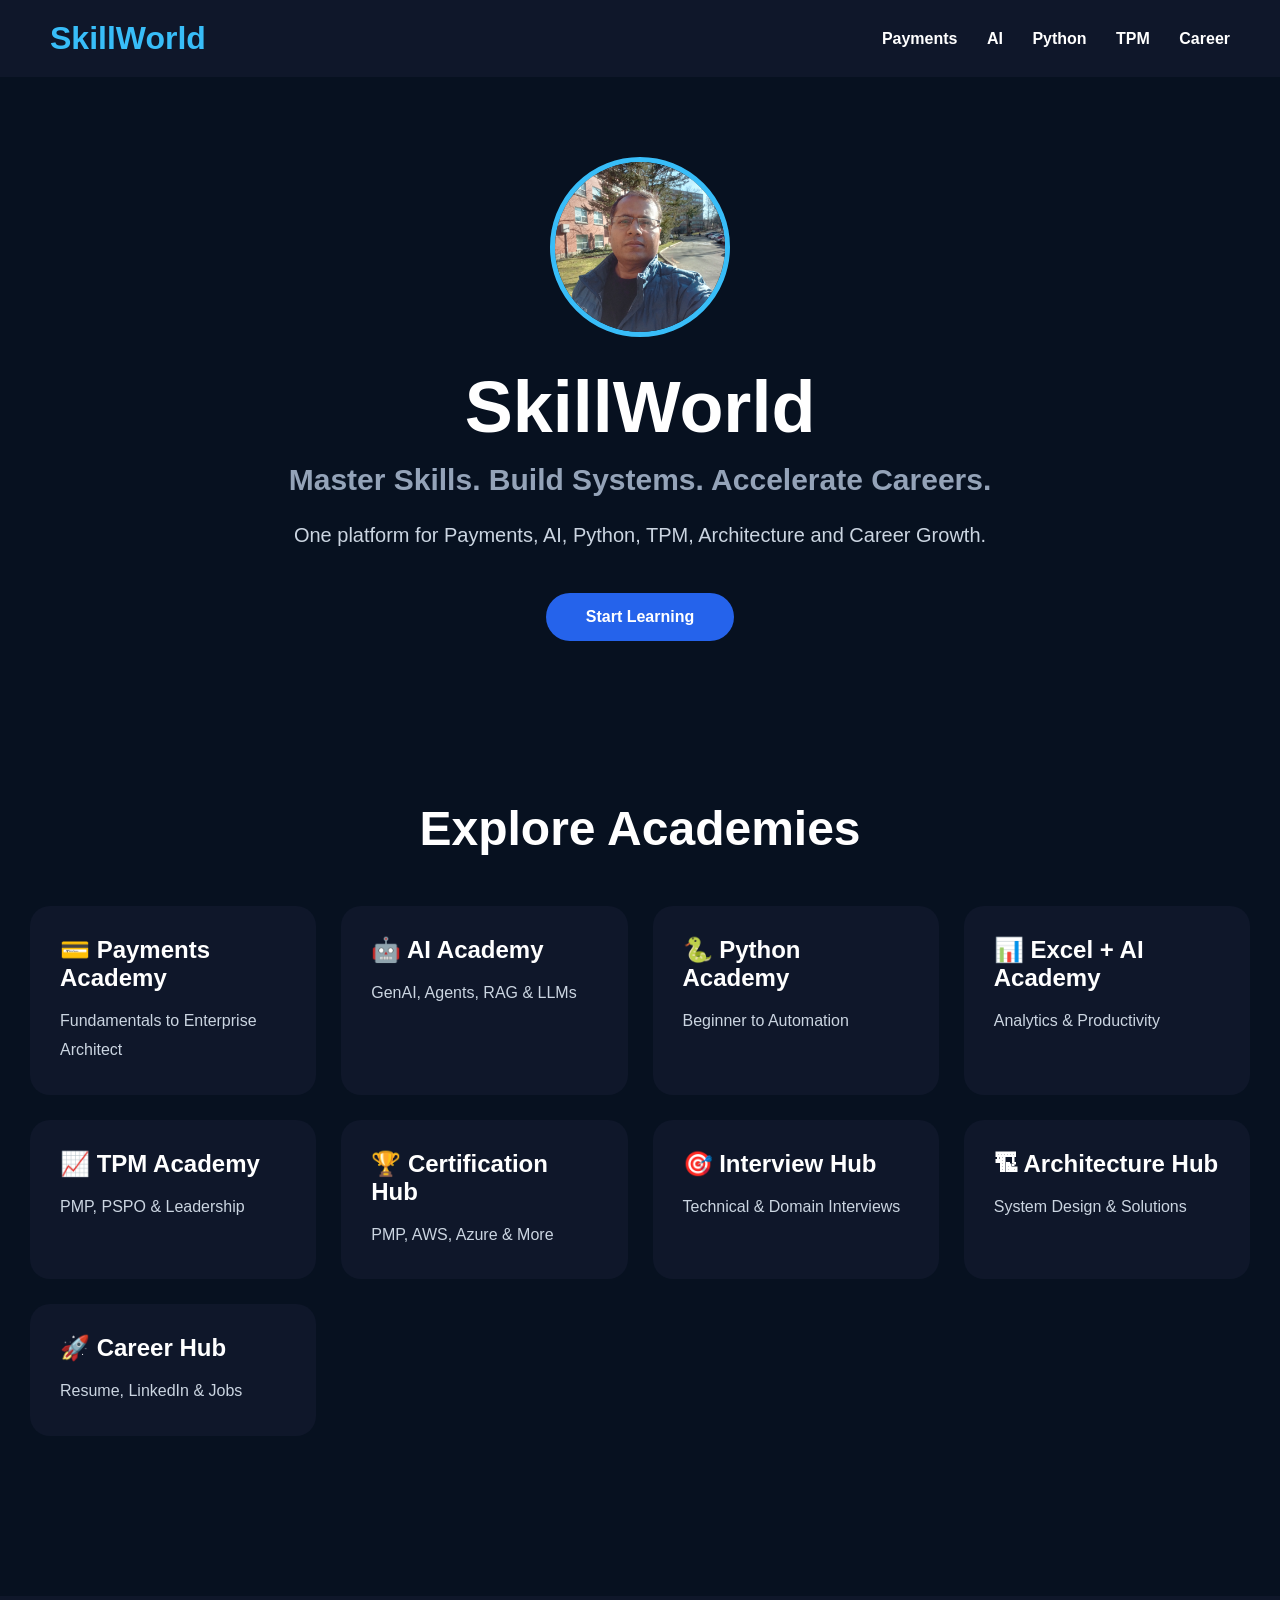
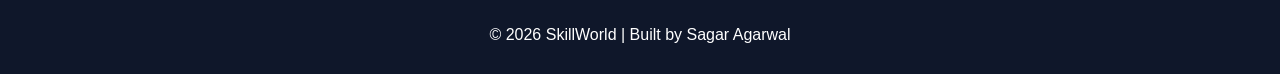
<file: index.html>
<!DOCTYPE html>
<html lang="en">
<head>  
  <meta name="google-site-verification" content="rEtmKOrZX9449OYwb8D3ks3uJnD5BAC3QIiG9tKjytI" />
  <title>SkillWorld</title>

<meta charset="UTF-8">
<meta name="viewport" content="width=device-width, initial-scale=1.0">

<title>SkillWorld</title>

<link rel="stylesheet" href="assets/css/main.css">

</head>

<body>

<header>

    <div class="logo">
        SkillWorld
    </div>

    <nav>
        <a href="#">Payments</a>
        <a href="#">AI</a>
        <a href="#">Python</a>
        <a href="#">TPM</a>
        <a href="#">Career</a>
    </nav>

</header>

<section class="hero">

    <div class="hero-content">

        <img src="assets/images/profile.jpg"
             alt="Sagar Agarwal"
             class="hero-profile">

        <h1>SkillWorld</h1>

        <h2>
            Master Skills. Build Systems. Accelerate Careers.
        </h2>

        <p>
            One platform for Payments, AI, Python,
            TPM, Architecture and Career Growth.
        </p>

        <a href="#" class="hero-btn">
            Start Learning
        </a>

    </div>

</section>

<section class="academy-section">

    <h2>Explore Academies</h2>

    <div class="academy-grid">

        <a href="payments-academy/index.html" class="card">
            <h3>💳 Payments Academy</h3>
            <p>Fundamentals to Enterprise Architect</p>
        </a>
        <a href="ai-academy/index.html" class="card">
            <h3>🤖 AI Academy</h3>
            <p>GenAI, Agents, RAG & LLMs</p>
        </a>
       <a href="python-academy/index.html" class="card">
            <h3>🐍 Python Academy</h3>
            <p>Beginner to Automation</p>
       </a>
        <a href="excel-ai-academy/index.html" class="card">
            <h3>📊 Excel + AI Academy</h3>
            <p>Analytics & Productivity</p>
        </a>
        <a href="tpm-academy/index.html" class="card">
            <h3>📈 TPM Academy</h3>
            <p>PMP, PSPO & Leadership</p>
        </a>
       <a href="certification-hub/index.html" class="card">
            <h3>🏆 Certification Hub</h3>
            <p>PMP, AWS, Azure & More</p>
       </a>
        <a href="interview-hub/index.html" class="card">
            <h3>🎯 Interview Hub</h3>
            <p>Technical & Domain Interviews</p>
        </a>

        <a href="architecture-hub/index.html" class="card">
            <h3>🏗 Architecture Hub</h3>
            <p>System Design & Solutions</p>
        </a>
        <a href="career-hub/index.html" class="card">
            <h3>🚀 Career Hub</h3>
            <p>Resume, LinkedIn & Jobs</p>
        </a>

    </div>

</section>

<footer>
    © 2026 SkillWorld | Built by Sagar Agarwal
</footer>

</body>
</html>
</file>
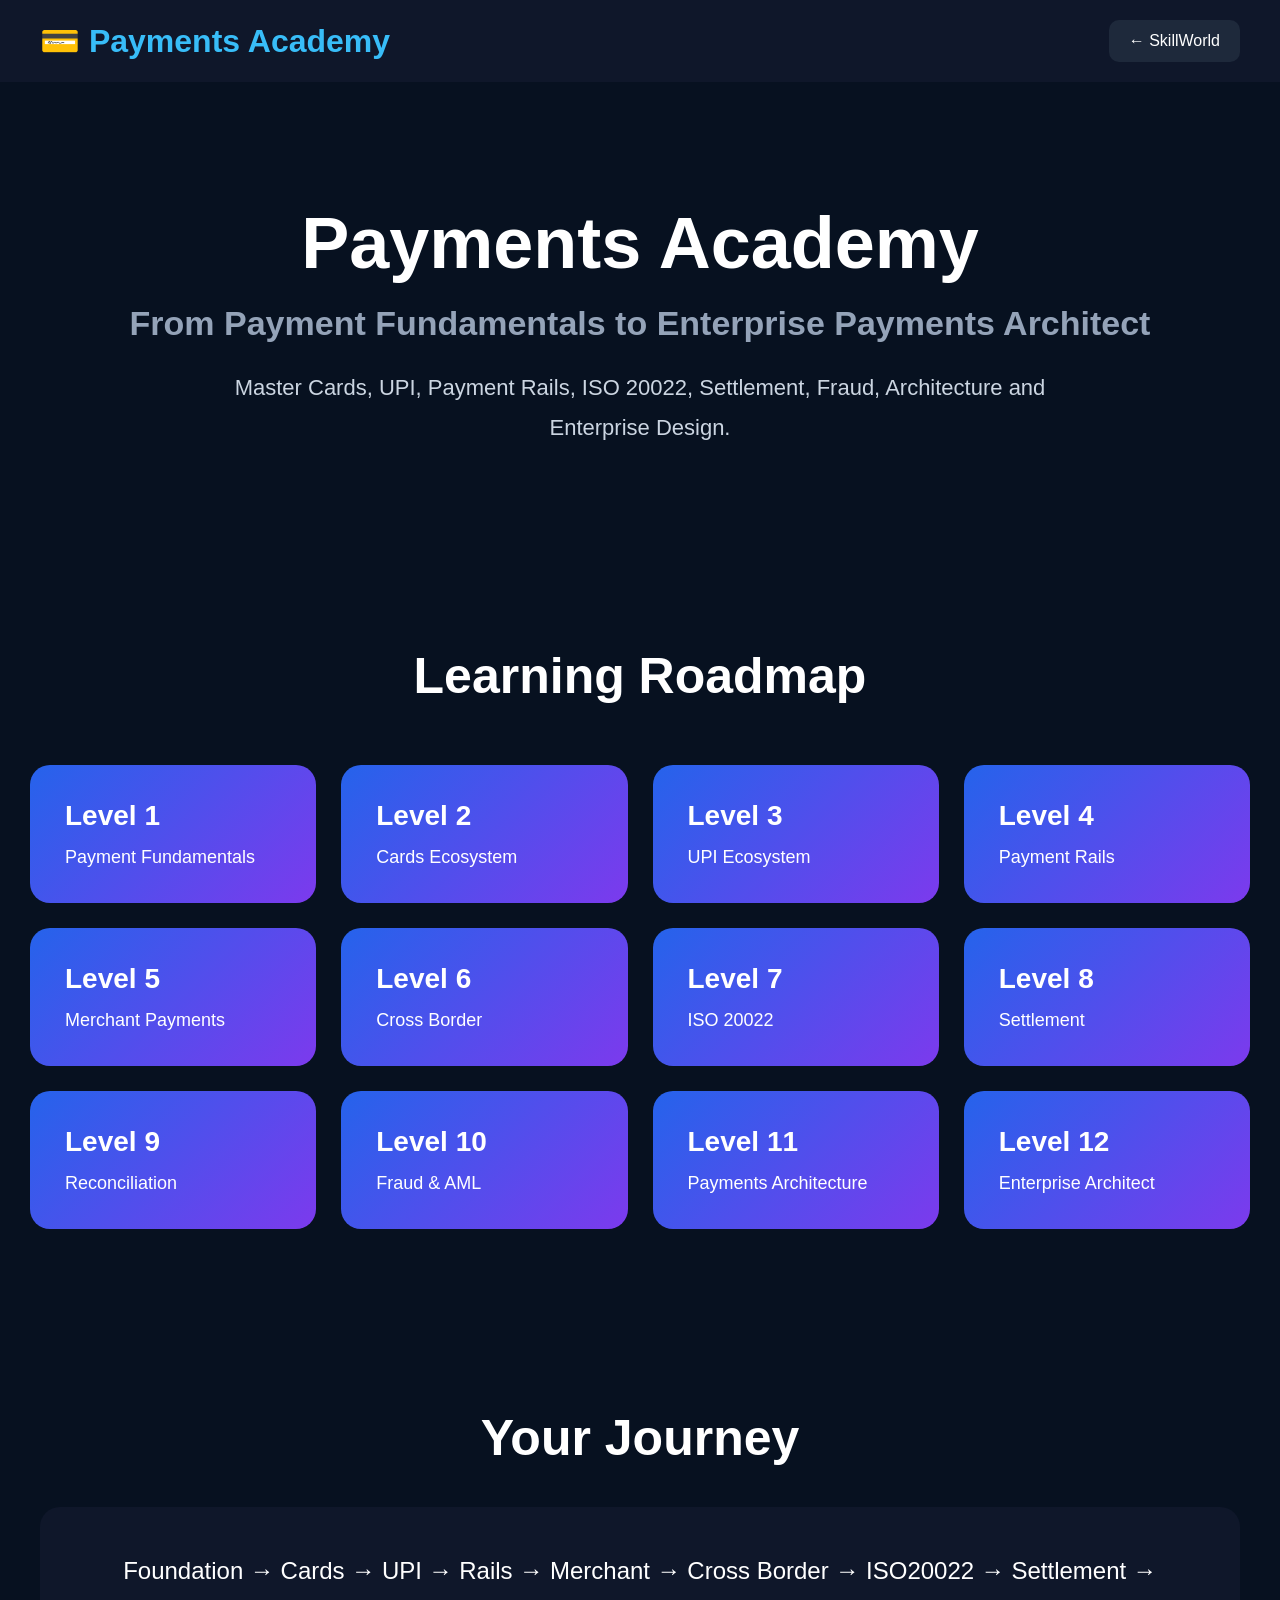
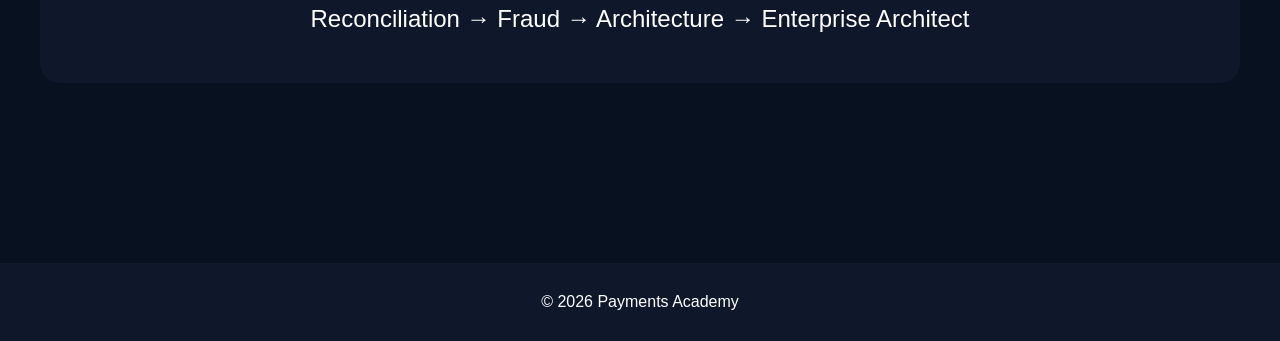
<file: payments-academy/index.html>
<!DOCTYPE html>
<html lang="en">

<head>

<meta charset="UTF-8">
<meta name="viewport" content="width=device-width, initial-scale=1.0">

<title>Payments Academy</title>

<link rel="stylesheet" href="payments-academy.css">

</head>

<body>

<header>

<div class="logo">
💳 Payments Academy
</div>

<a href="../index.html" class="home-btn">
← SkillWorld
</a>

</header>

<section class="hero">

<div class="hero-content">

<h1>Payments Academy</h1>

<h2>
From Payment Fundamentals
to Enterprise Payments Architect
</h2>

<p>

Master Cards, UPI, Payment Rails,
ISO 20022, Settlement, Fraud,
Architecture and Enterprise Design.

</p>

</div>

</section>

<section class="roadmap">

<h2>Learning Roadmap</h2>

<div class="levels">

<a href="level1-fundamentals/index.html" class="level-card">
Level 1
<span>Payment Fundamentals</span>
</a>

<a href="level2-cards/index.html" class="level-card">
Level 2
<span>Cards Ecosystem</span>
</a>

<a href="level3-upi/index.html" class="level-card">
Level 3
<span>UPI Ecosystem</span>
</a>

<a href="level4-payment-rails/index.html" class="level-card">
Level 4
<span>Payment Rails</span>
</a>

<a href="level5-merchant-payments/index.html" class="level-card">
Level 5
<span>Merchant Payments</span>
</a>

<a href="level6-cross-border/index.html" class="level-card">
Level 6
<span>Cross Border</span>
</a>

<a href="level7-iso20022/index.html" class="level-card">
Level 7
<span>ISO 20022</span>
</a>

<a href="level8-settlement/index.html" class="level-card">
Level 8
<span>Settlement</span>
</a>

<a href="level9-reconciliation/index.html" class="level-card">
Level 9
<span>Reconciliation</span>
</a>

<a href="level10-fraud-aml/index.html" class="level-card">
Level 10
<span>Fraud & AML</span>
</a>

<a href="level11-architecture/index.html" class="level-card">
Level 11
<span>Payments Architecture</span>
</a>

<a href="level12-enterprise-architect/index.html" class="level-card">
Level 12
<span>Enterprise Architect</span>
</a>

</div>

</section>

<section class="career-path">

<h2>Your Journey</h2>

<div class="journey">

Foundation
→ Cards
→ UPI
→ Rails
→ Merchant
→ Cross Border
→ ISO20022
→ Settlement
→ Reconciliation
→ Fraud
→ Architecture
→ Enterprise Architect

</div>

</section>

<footer>

© 2026 Payments Academy

</footer>

</body>
</html>
</file>
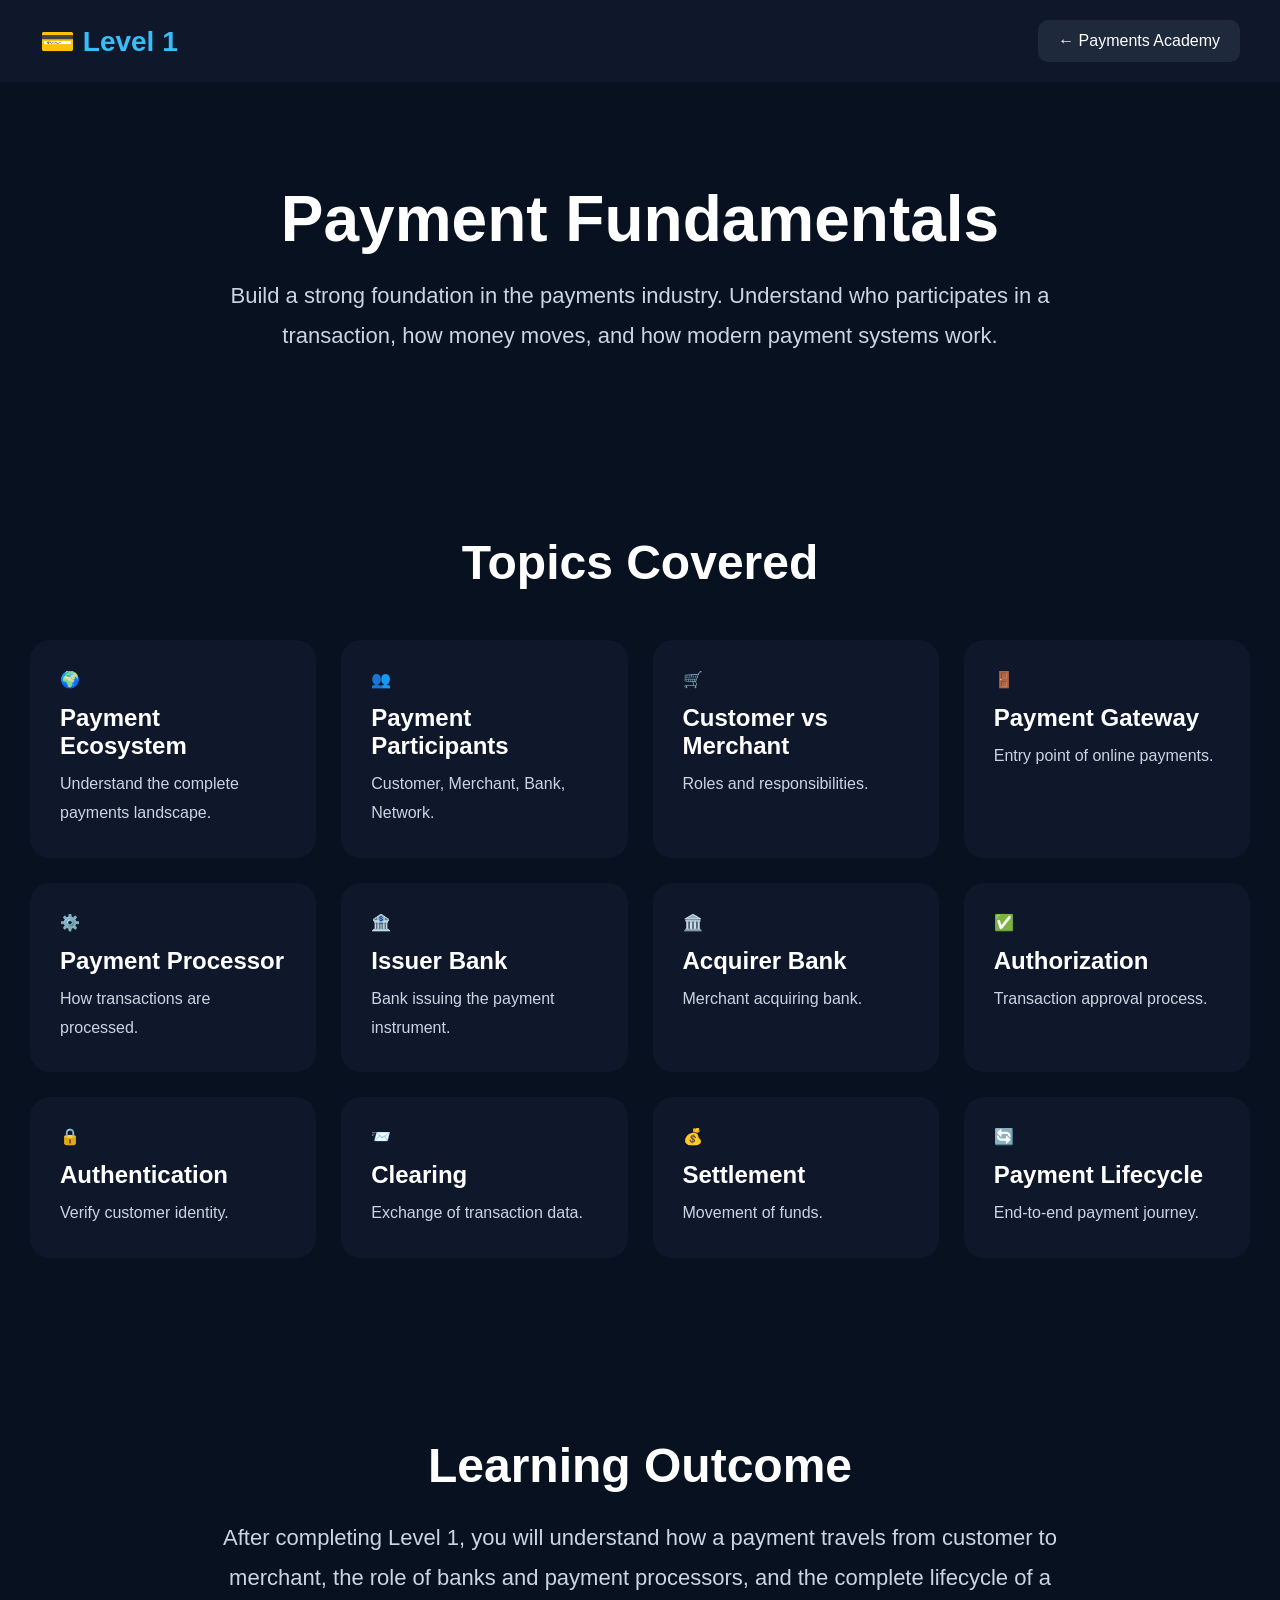
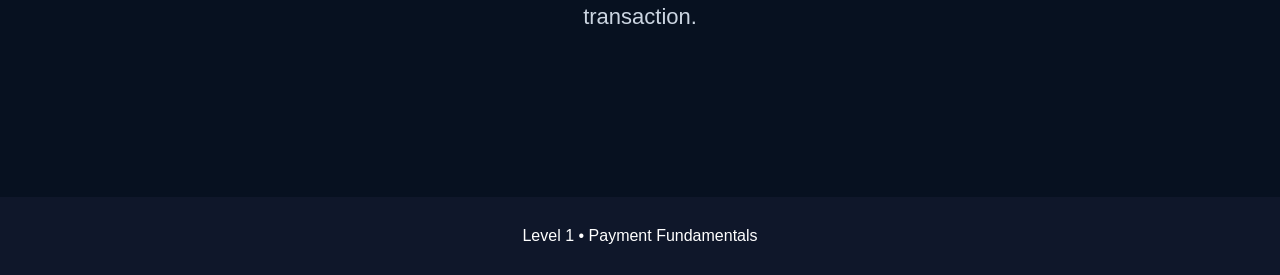
<file: payments-academy/level1-fundamentals/index.html>
<!DOCTYPE html>
<html lang="en">
<head>

<meta charset="UTF-8">
<meta name="viewport" content="width=device-width, initial-scale=1.0">

<title>Level 1 - Payment Fundamentals</title>

<link rel="stylesheet" href="level1.css">

</head>

<body>

<header>

<div class="logo">
💳 Level 1
</div>

<a href="../index.html" class="back-btn">
← Payments Academy
</a>

</header>

<section class="hero">

<h1>Payment Fundamentals</h1>

<p>

Build a strong foundation in the payments industry.
Understand who participates in a transaction,
how money moves, and how modern payment systems work.

</p>

</section>

<section class="roadmap">

<h2>Topics Covered</h2>

<div class="topic-grid">

<a href="payment-ecosystem.html" class="topic-card">
🌍
<h3>Payment Ecosystem</h3>
<p>Understand the complete payments landscape.</p>
</a>

<a href="payment-participants.html" class="topic-card">
👥
<h3>Payment Participants</h3>
<p>Customer, Merchant, Bank, Network.</p>
</a>

<a href="customer-vs-merchant.html" class="topic-card">
🛒
<h3>Customer vs Merchant</h3>
<p>Roles and responsibilities.</p>
</a>

<a href="payment-gateway.html" class="topic-card">
🚪
<h3>Payment Gateway</h3>
<p>Entry point of online payments.</p>
</a>

<a href="payment-processor.html" class="topic-card">
⚙️
<h3>Payment Processor</h3>
<p>How transactions are processed.</p>
</a>

<a href="issuer-bank.html" class="topic-card">
🏦
<h3>Issuer Bank</h3>
<p>Bank issuing the payment instrument.</p>
</a>

<a href="acquirer-bank.html" class="topic-card">
🏛️
<h3>Acquirer Bank</h3>
<p>Merchant acquiring bank.</p>
</a>

<a href="authorization.html" class="topic-card">
✅
<h3>Authorization</h3>
<p>Transaction approval process.</p>
</a>

<a href="authentication.html" class="topic-card">
🔒
<h3>Authentication</h3>
<p>Verify customer identity.</p>
</a>

<a href="clearing.html" class="topic-card">
📨
<h3>Clearing</h3>
<p>Exchange of transaction data.</p>
</a>

<a href="settlement.html" class="topic-card">
💰
<h3>Settlement</h3>
<p>Movement of funds.</p>
</a>

<a href="payment-lifecycle.html" class="topic-card">
🔄
<h3>Payment Lifecycle</h3>
<p>End-to-end payment journey.</p>
</a>

</div>

</section>

<section class="summary">

<h2>Learning Outcome</h2>

<p>

After completing Level 1, you will understand
how a payment travels from customer to merchant,
the role of banks and payment processors,
and the complete lifecycle of a transaction.

</p>

</section>

<footer>

Level 1 • Payment Fundamentals

</footer>

</body>
</html>
</file>
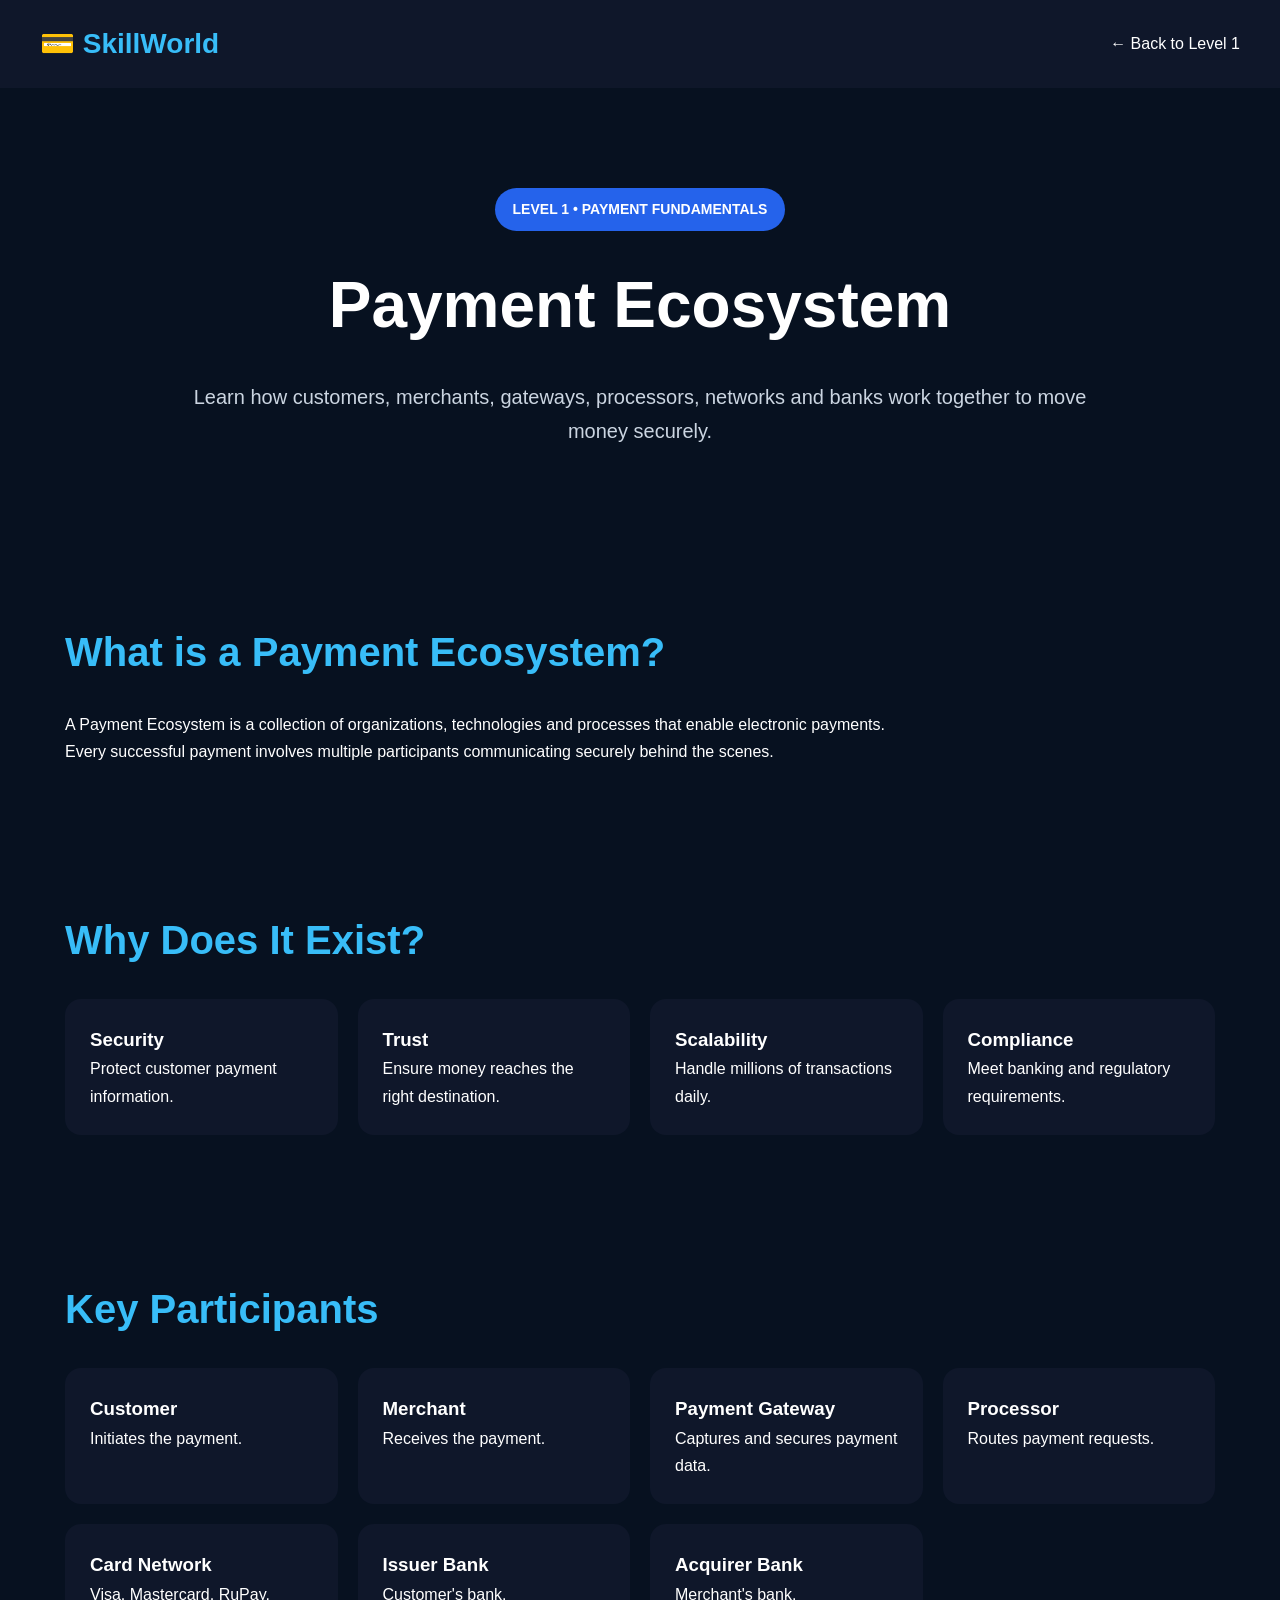
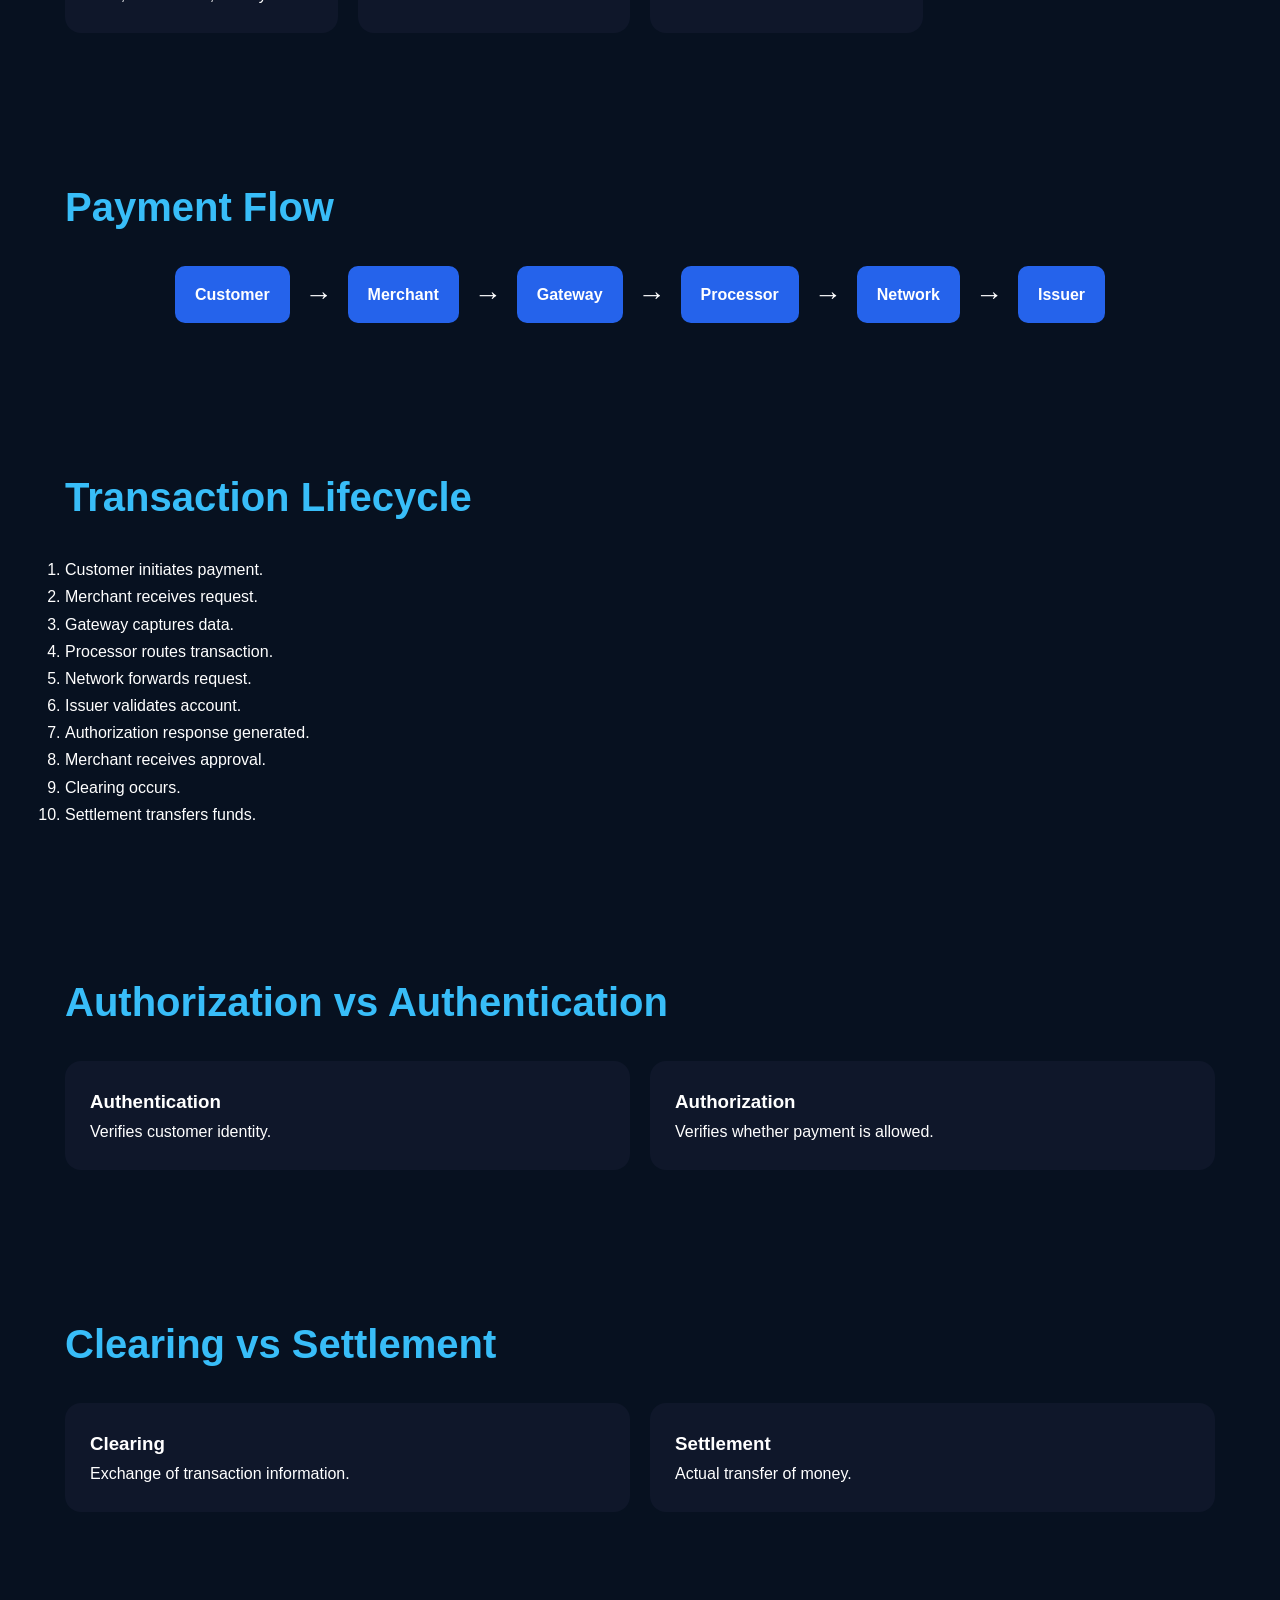
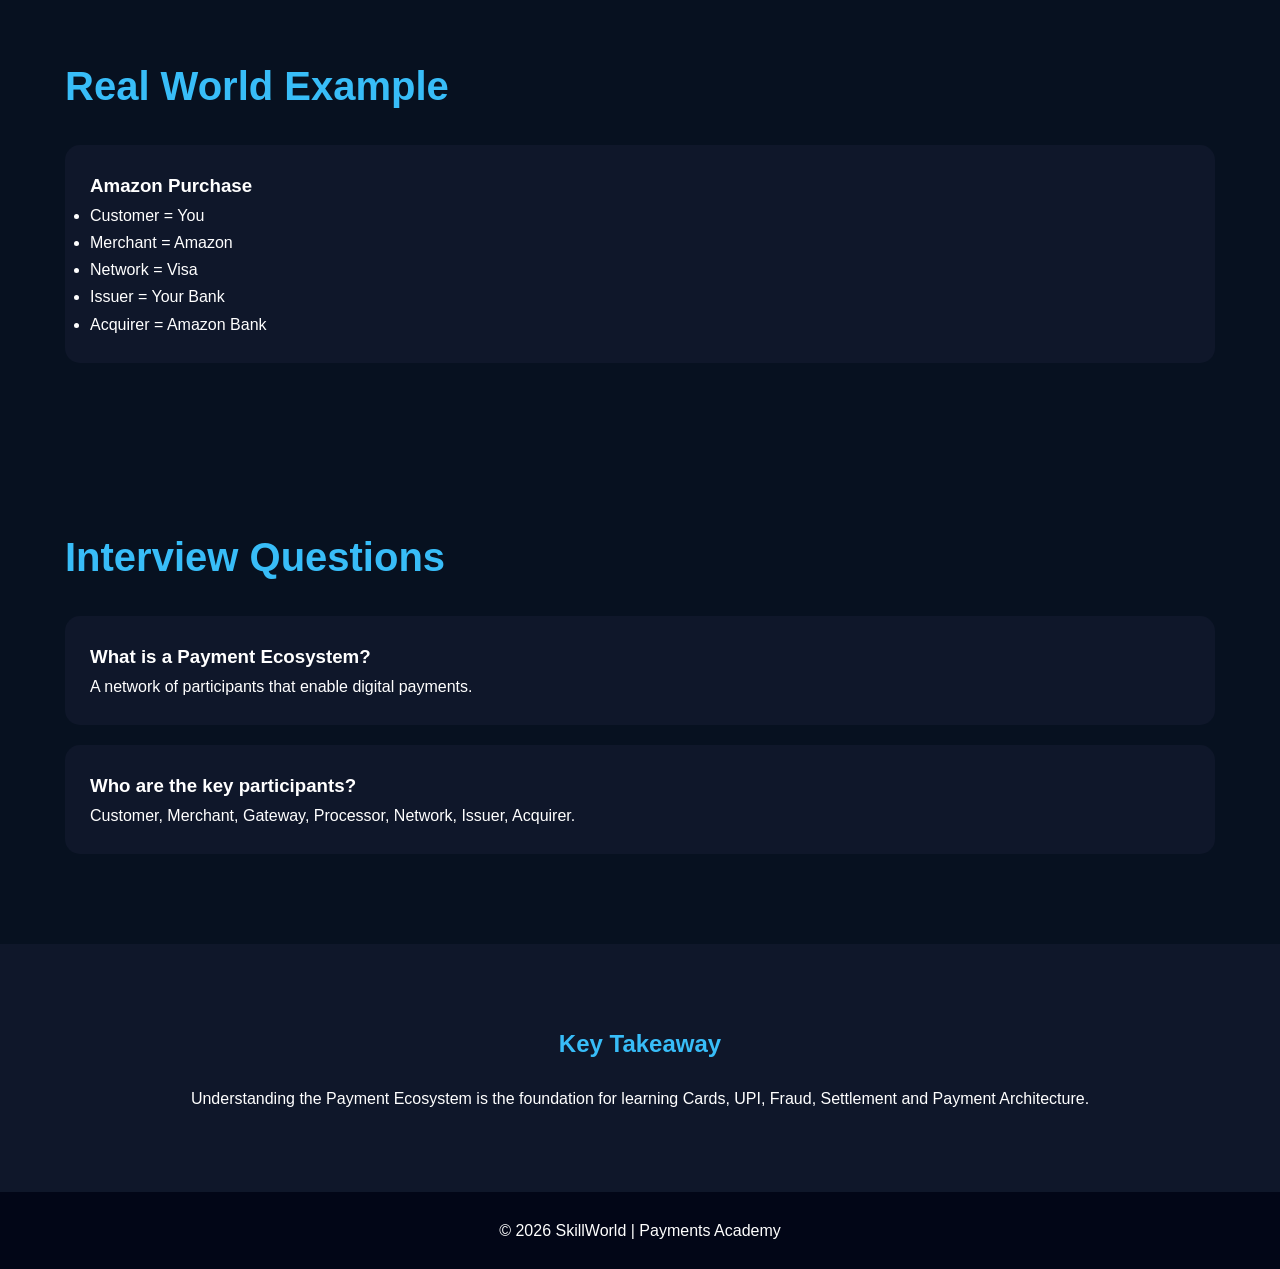
<file: payments-academy/level1-fundamentals/payment-ecosystem.html>
<!DOCTYPE html>
<html lang="en">
<head>
    <meta charset="UTF-8">
    <meta name="viewport" content="width=device-width, initial-scale=1.0">
    <title>Payment Ecosystem | SkillWorld</title>
    <link rel="stylesheet" href="payment-ecosystem.css">
</head>
<body>

<header class="header">
    <div class="logo">💳 SkillWorld</div>
    <nav>
        <a href="index.html">← Back to Level 1</a>
    </nav>
</header>

<section class="hero">
    <span class="badge">LEVEL 1 • PAYMENT FUNDAMENTALS</span>
    <h1>Payment Ecosystem</h1>
    <p>
        Learn how customers, merchants, gateways, processors,
        networks and banks work together to move money securely.
    </p>
</section>

<section class="section">
    <h2>What is a Payment Ecosystem?</h2>
    <p>
        A Payment Ecosystem is a collection of organizations,
        technologies and processes that enable electronic payments.
    </p>
    <p>
        Every successful payment involves multiple participants
        communicating securely behind the scenes.
    </p>
</section>

<section class="section">
    <h2>Why Does It Exist?</h2>

    <div class="card-grid">

        <div class="card">
            <h3>Security</h3>
            <p>Protect customer payment information.</p>
        </div>

        <div class="card">
            <h3>Trust</h3>
            <p>Ensure money reaches the right destination.</p>
        </div>

        <div class="card">
            <h3>Scalability</h3>
            <p>Handle millions of transactions daily.</p>
        </div>

        <div class="card">
            <h3>Compliance</h3>
            <p>Meet banking and regulatory requirements.</p>
        </div>

    </div>
</section>

<section class="section">

    <h2>Key Participants</h2>

    <div class="card-grid">

        <div class="card">
            <h3>Customer</h3>
            <p>Initiates the payment.</p>
        </div>

        <div class="card">
            <h3>Merchant</h3>
            <p>Receives the payment.</p>
        </div>

        <div class="card">
            <h3>Payment Gateway</h3>
            <p>Captures and secures payment data.</p>
        </div>

        <div class="card">
            <h3>Processor</h3>
            <p>Routes payment requests.</p>
        </div>

        <div class="card">
            <h3>Card Network</h3>
            <p>Visa, Mastercard, RuPay.</p>
        </div>

        <div class="card">
            <h3>Issuer Bank</h3>
            <p>Customer's bank.</p>
        </div>

        <div class="card">
            <h3>Acquirer Bank</h3>
            <p>Merchant's bank.</p>
        </div>

    </div>

</section>

<section class="section">

    <h2>Payment Flow</h2>

    <div class="flow">

        <div class="flow-box">Customer</div>
        <div class="arrow">→</div>

        <div class="flow-box">Merchant</div>
        <div class="arrow">→</div>

        <div class="flow-box">Gateway</div>
        <div class="arrow">→</div>

        <div class="flow-box">Processor</div>
        <div class="arrow">→</div>

        <div class="flow-box">Network</div>
        <div class="arrow">→</div>

        <div class="flow-box">Issuer</div>

    </div>

</section>

<section class="section">

    <h2>Transaction Lifecycle</h2>

    <ol>
        <li>Customer initiates payment.</li>
        <li>Merchant receives request.</li>
        <li>Gateway captures data.</li>
        <li>Processor routes transaction.</li>
        <li>Network forwards request.</li>
        <li>Issuer validates account.</li>
        <li>Authorization response generated.</li>
        <li>Merchant receives approval.</li>
        <li>Clearing occurs.</li>
        <li>Settlement transfers funds.</li>
    </ol>

</section>

<section class="section">

    <h2>Authorization vs Authentication</h2>

    <div class="card-grid">

        <div class="card">
            <h3>Authentication</h3>
            <p>Verifies customer identity.</p>
        </div>

        <div class="card">
            <h3>Authorization</h3>
            <p>Verifies whether payment is allowed.</p>
        </div>

    </div>

</section>

<section class="section">

    <h2>Clearing vs Settlement</h2>

    <div class="card-grid">

        <div class="card">
            <h3>Clearing</h3>
            <p>Exchange of transaction information.</p>
        </div>

        <div class="card">
            <h3>Settlement</h3>
            <p>Actual transfer of money.</p>
        </div>

    </div>

</section>

<section class="section">

    <h2>Real World Example</h2>

    <div class="example-box">

        <h3>Amazon Purchase</h3>

        <ul>
            <li>Customer = You</li>
            <li>Merchant = Amazon</li>
            <li>Network = Visa</li>
            <li>Issuer = Your Bank</li>
            <li>Acquirer = Amazon Bank</li>
        </ul>

    </div>

</section>

<section class="section">

    <h2>Interview Questions</h2>

    <div class="question">
        <h3>What is a Payment Ecosystem?</h3>
        <p>A network of participants that enable digital payments.</p>
    </div>

    <div class="question">
        <h3>Who are the key participants?</h3>
        <p>Customer, Merchant, Gateway, Processor, Network, Issuer, Acquirer.</p>
    </div>

</section>

<section class="summary">

    <h2>Key Takeaway</h2>

    <p>
        Understanding the Payment Ecosystem is the foundation
        for learning Cards, UPI, Fraud, Settlement and Payment Architecture.
    </p>

</section>

<footer>
    © 2026 SkillWorld | Payments Academy
</footer>

</body>
</html>
</file>
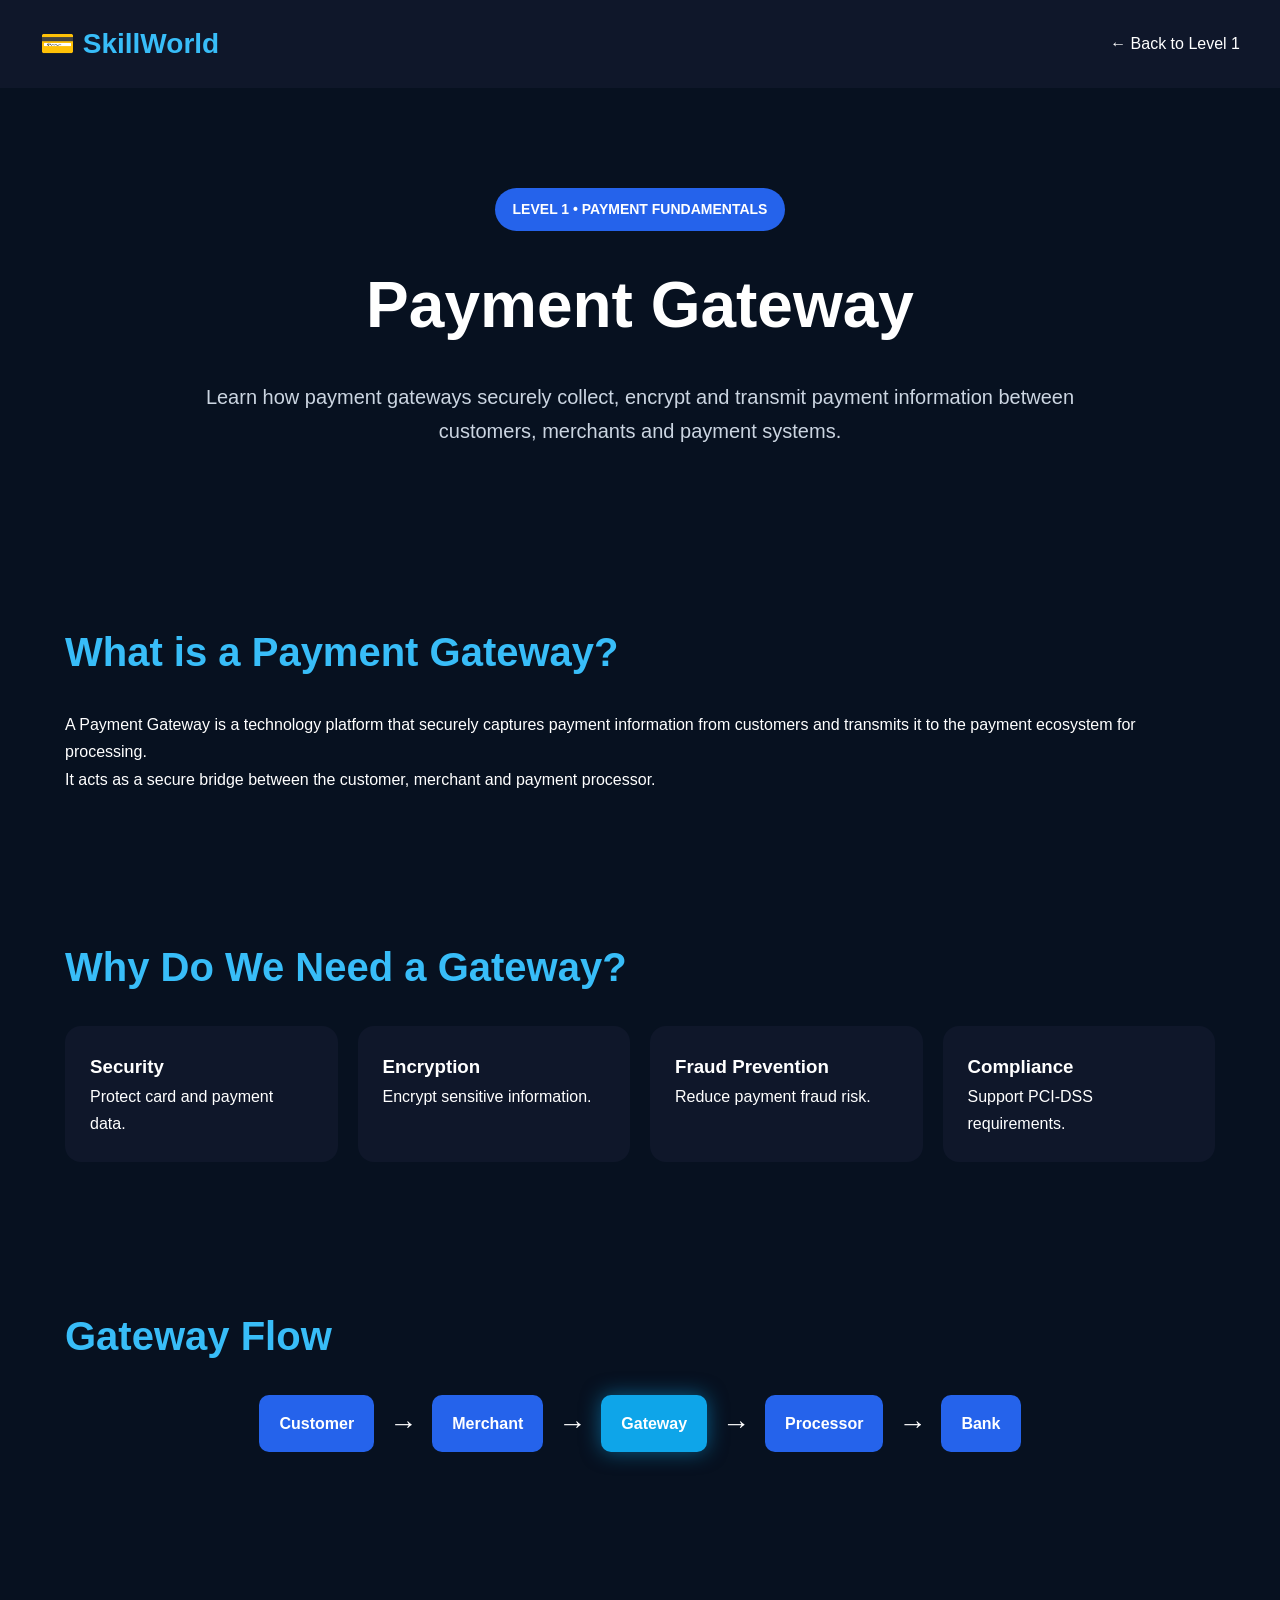
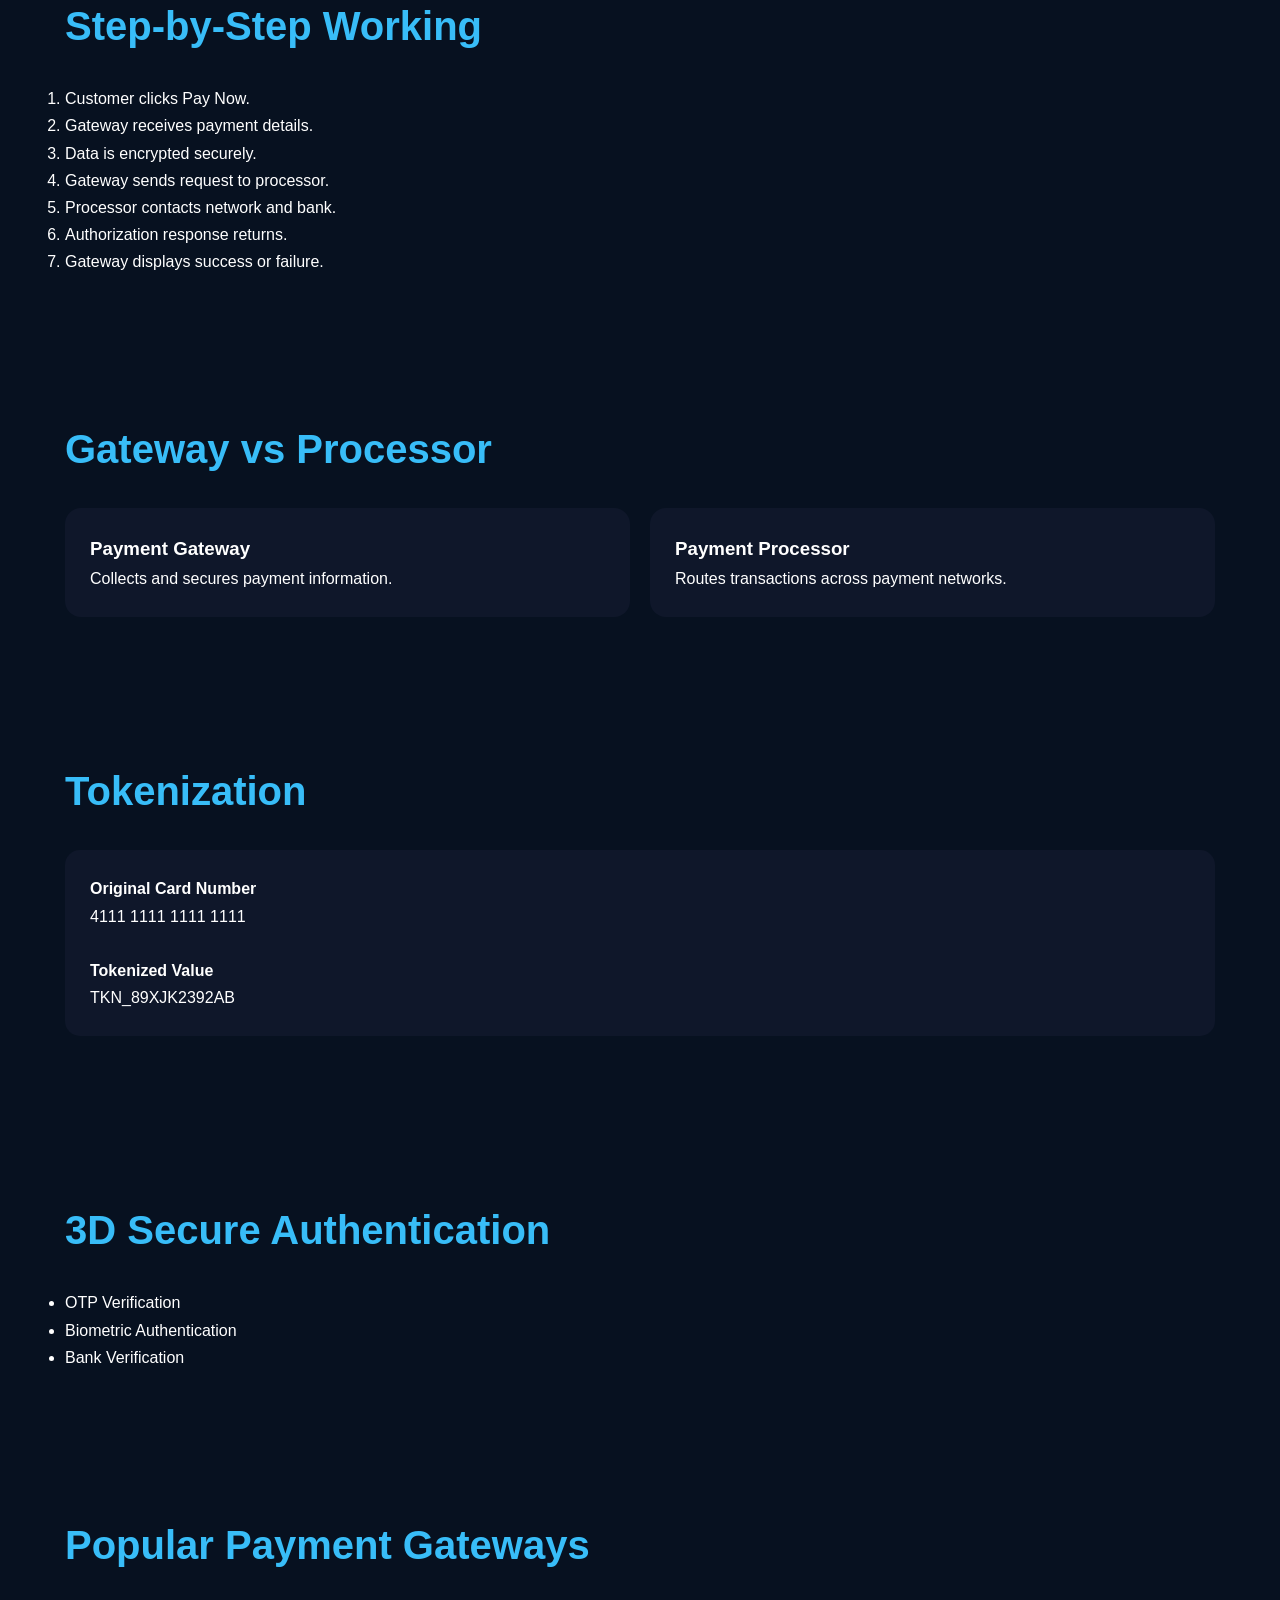
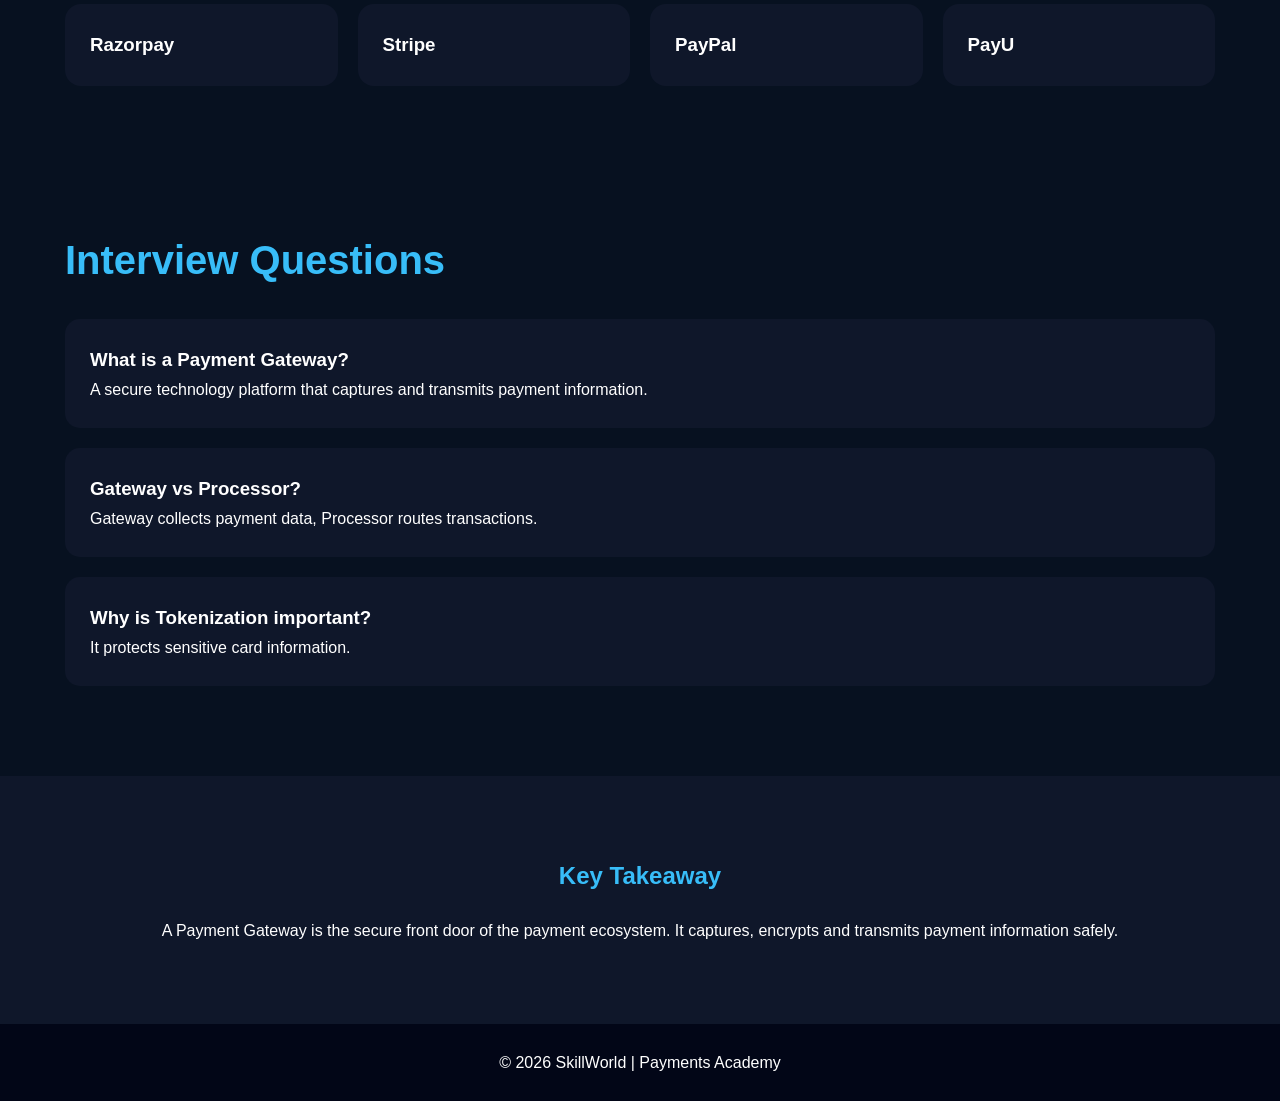
<file: payments-academy/level1-fundamentals/payment-gateway.html>
<!DOCTYPE html>
<html lang="en">

<head>
    <meta charset="UTF-8">
    <meta name="viewport" content="width=device-width, initial-scale=1.0">
    <title>Payment Gateway | SkillWorld</title>
    <link rel="stylesheet" href="payment-gateway.css">
</head>

<body>

    <!-- Header -->
    <header class="header">

        <div class="logo">
            💳 SkillWorld
        </div>

        <nav>
            <a href="index.html">← Back to Level 1</a>
        </nav>

    </header>

    <!-- Hero Section -->
    <section class="hero">

        <span class="badge">
            LEVEL 1 • PAYMENT FUNDAMENTALS
        </span>

        <h1>Payment Gateway</h1>

        <p>
            Learn how payment gateways securely collect,
            encrypt and transmit payment information
            between customers, merchants and payment systems.
        </p>

    </section>

    <!-- What is Gateway -->
    <section class="section">

        <h2>What is a Payment Gateway?</h2>

        <p>
            A Payment Gateway is a technology platform that
            securely captures payment information from customers
            and transmits it to the payment ecosystem for processing.
        </p>

        <p>
            It acts as a secure bridge between the customer,
            merchant and payment processor.
        </p>

    </section>

    <!-- Why Need Gateway -->
    <section class="section">

        <h2>Why Do We Need a Gateway?</h2>

        <div class="card-grid">

            <div class="card">
                <h3>Security</h3>
                <p>Protect card and payment data.</p>
            </div>

            <div class="card">
                <h3>Encryption</h3>
                <p>Encrypt sensitive information.</p>
            </div>

            <div class="card">
                <h3>Fraud Prevention</h3>
                <p>Reduce payment fraud risk.</p>
            </div>

            <div class="card">
                <h3>Compliance</h3>
                <p>Support PCI-DSS requirements.</p>
            </div>

        </div>

    </section>

    <!-- Flow -->
    <section class="section">

        <h2>Gateway Flow</h2>

        <div class="flow">

            <div class="flow-box">Customer</div>
            <div class="arrow">→</div>

            <div class="flow-box">Merchant</div>
            <div class="arrow">→</div>

            <div class="flow-box highlight">Gateway</div>
            <div class="arrow">→</div>

            <div class="flow-box">Processor</div>
            <div class="arrow">→</div>

            <div class="flow-box">Bank</div>

        </div>

    </section>

    <!-- Working -->
    <section class="section">

        <h2>Step-by-Step Working</h2>

        <ol>
            <li>Customer clicks Pay Now.</li>
            <li>Gateway receives payment details.</li>
            <li>Data is encrypted securely.</li>
            <li>Gateway sends request to processor.</li>
            <li>Processor contacts network and bank.</li>
            <li>Authorization response returns.</li>
            <li>Gateway displays success or failure.</li>
        </ol>

    </section>

    <!-- Gateway vs Processor -->
    <section class="section">

        <h2>Gateway vs Processor</h2>

        <div class="card-grid">

            <div class="card">
                <h3>Payment Gateway</h3>
                <p>Collects and secures payment information.</p>
            </div>

            <div class="card">
                <h3>Payment Processor</h3>
                <p>Routes transactions across payment networks.</p>
            </div>

        </div>

    </section>

    <!-- Tokenization -->
    <section class="section">

        <h2>Tokenization</h2>

        <div class="example-box">

            <p><strong>Original Card Number</strong></p>
            <p>4111 1111 1111 1111</p>

            <br>

            <p><strong>Tokenized Value</strong></p>
            <p>TKN_89XJK2392AB</p>

        </div>

    </section>

    <!-- 3D Secure -->
    <section class="section">

        <h2>3D Secure Authentication</h2>

        <ul>
            <li>OTP Verification</li>
            <li>Biometric Authentication</li>
            <li>Bank Verification</li>
        </ul>

    </section>

    <!-- Popular Gateways -->
    <section class="section">

        <h2>Popular Payment Gateways</h2>

        <div class="card-grid">

            <div class="card">
                <h3>Razorpay</h3>
            </div>

            <div class="card">
                <h3>Stripe</h3>
            </div>

            <div class="card">
                <h3>PayPal</h3>
            </div>

            <div class="card">
                <h3>PayU</h3>
            </div>

        </div>

    </section>

    <!-- Interview Questions -->
    <section class="section">

        <h2>Interview Questions</h2>

        <div class="question">
            <h3>What is a Payment Gateway?</h3>
            <p>A secure technology platform that captures and transmits payment information.</p>
        </div>

        <div class="question">
            <h3>Gateway vs Processor?</h3>
            <p>Gateway collects payment data, Processor routes transactions.</p>
        </div>

        <div class="question">
            <h3>Why is Tokenization important?</h3>
            <p>It protects sensitive card information.</p>
        </div>

    </section>

    <!-- Summary -->
    <section class="summary">

        <h2>Key Takeaway</h2>

        <p>
            A Payment Gateway is the secure front door of the payment ecosystem.
            It captures, encrypts and transmits payment information safely.
        </p>

    </section>

    <!-- Footer -->
    <footer>
        © 2026 SkillWorld | Payments Academy
    </footer>

</body>
</html>
</file>
<file: assets/css/main.css>
*{
margin:0;
padding:0;
box-sizing:border-box;
font-family:'Segoe UI',sans-serif;
}

body{
background:#071120;
color:white;
}

/* Header */

header{
display:flex;
justify-content:space-between;
align-items:center;
padding:20px 50px;
background:#0f172a;
}

.logo{
font-size:32px;
font-weight:700;
color:#38bdf8;
}

nav a{
text-decoration:none;
color:white;
margin-left:25px;
font-weight:600;
}

nav a:hover{
color:#38bdf8;
}

/* Hero */

.hero{
text-align:center;
padding:80px 20px;
}

.hero-profile{
width:180px;
height:180px;
border-radius:50%;
object-fit:cover;
border:5px solid #38bdf8;
margin-bottom:25px;
}

.hero h1{
font-size:72px;
margin-bottom:15px;
}

.hero h2{
font-size:30px;
color:#94a3b8;
margin-bottom:20px;
}

.hero p{
max-width:800px;
margin:auto;
font-size:20px;
line-height:1.8;
color:#cbd5e1;
margin-bottom:40px;
}

.hero-btn{
display:inline-block;
padding:15px 40px;
background:#2563eb;
color:white;
text-decoration:none;
border-radius:50px;
font-weight:bold;
}

.hero-btn:hover{
background:#1d4ed8;
}

/* Academies */

.academy-section{
padding:80px 30px;
}

.academy-section h2{
text-align:center;
font-size:48px;
margin-bottom:50px;
}

.academy-grid{
display:grid;
grid-template-columns:repeat(auto-fit,minmax(280px,1fr));
gap:25px;
max-width:1400px;
margin:auto;
}

.card{
background:#0f172a;
padding:30px;
border-radius:20px;
transition:.3s;
text-decoration:none;
color:white;
display:block;
}

.card:hover{
transform:translateY(-8px);
}

.card h3{
margin-bottom:15px;
font-size:24px;
}

.card p{
color:#cbd5e1;
line-height:1.8;
}

/* Footer */

footer{
margin-top:80px;
padding:30px;
text-align:center;
background:#0f172a;
}
</file>
<file: payments-academy/payments-academy.css>
*{
margin:0;
padding:0;
box-sizing:border-box;
font-family:'Segoe UI',sans-serif;
}

body{
background:#071120;
color:white;
}

/* Header */

header{

display:flex;
justify-content:space-between;
align-items:center;

padding:20px 40px;

background:#0f172a;
}

.logo{

font-size:32px;
font-weight:700;
color:#38bdf8;
}

.home-btn{

text-decoration:none;

color:white;

padding:12px 20px;

background:#1e293b;

border-radius:10px;
}

/* Hero */

.hero{

padding:120px 30px;

text-align:center;
}

.hero h1{

font-size:72px;

margin-bottom:20px;
}

.hero h2{

font-size:34px;

color:#94a3b8;

margin-bottom:25px;
}

.hero p{

max-width:900px;

margin:auto;

font-size:22px;

line-height:1.8;

color:#cbd5e1;
}

/* Roadmap */

.roadmap{

padding:80px 30px;
}

.roadmap h2{

text-align:center;

font-size:50px;

margin-bottom:60px;
}

.levels{

display:grid;

grid-template-columns:
repeat(auto-fit,minmax(260px,1fr));

gap:25px;

max-width:1400px;

margin:auto;
}

.level-card{

text-decoration:none;

color:white;

padding:35px;

border-radius:20px;

background:linear-gradient(
135deg,
#2563eb,
#7c3aed
);

transition:.3s;
}

.level-card:hover{

transform:translateY(-10px);
}

.level-card{

font-size:28px;
font-weight:700;
}

.level-card span{

display:block;

margin-top:15px;

font-size:18px;

font-weight:400;
}

/* Journey */

.career-path{

padding:100px 30px;

text-align:center;
}

.career-path h2{

font-size:50px;

margin-bottom:40px;
}

.journey{

max-width:1200px;

margin:auto;

padding:40px;

border-radius:20px;

background:#0f172a;

font-size:24px;

line-height:2;
}

/* Footer */

footer{

margin-top:80px;

padding:30px;

text-align:center;

background:#0f172a;
}
</file>
<file: payments-academy/level1-fundamentals/level1.css>
*{
margin:0;
padding:0;
box-sizing:border-box;
font-family:'Segoe UI',sans-serif;
}

body{
background:#071120;
color:white;
}

/* Header */

header{
display:flex;
justify-content:space-between;
align-items:center;
padding:20px 40px;
background:#0f172a;
}

.logo{
font-size:28px;
font-weight:700;
color:#38bdf8;
}

.back-btn{
text-decoration:none;
color:white;
background:#1e293b;
padding:12px 20px;
border-radius:10px;
}

/* Hero */

.hero{
padding:100px 20px;
text-align:center;
}

.hero h1{
font-size:64px;
margin-bottom:20px;
}

.hero p{
max-width:900px;
margin:auto;
font-size:22px;
line-height:1.8;
color:#cbd5e1;
}

/* Topics */

.roadmap{
padding:80px 30px;
}

.roadmap h2{
text-align:center;
font-size:48px;
margin-bottom:50px;
}

.topic-grid{
display:grid;
grid-template-columns:repeat(auto-fit,minmax(280px,1fr));
gap:25px;
max-width:1400px;
margin:auto;
}

.topic-card{
background:#0f172a;
padding:30px;
border-radius:20px;
text-decoration:none;
color:white;
transition:.3s;
display:block;
}

.topic-card:hover{
transform:translateY(-8px);
border:1px solid #38bdf8;
}

.topic-card h3{
margin-top:15px;
margin-bottom:10px;
font-size:24px;
}

.topic-card p{
color:#cbd5e1;
line-height:1.8;
}

/* Summary */

.summary{
padding:100px 30px;
text-align:center;
}

.summary h2{
font-size:48px;
margin-bottom:25px;
}

.summary p{
max-width:900px;
margin:auto;
font-size:22px;
line-height:1.8;
color:#cbd5e1;
}

/* Footer */

footer{
margin-top:60px;
padding:30px;
text-align:center;
background:#0f172a;
}

.content-section{
max-width:1200px;
margin:auto;
padding:80px 30px;
}

.content-section h2{
font-size:42px;
margin-bottom:25px;
color:#38bdf8;
}

.content-section p{
font-size:20px;
line-height:1.9;
color:#cbd5e1;
}

.flow-diagram{
display:flex;
flex-wrap:wrap;
justify-content:center;
align-items:center;
gap:15px;
padding:50px 20px;
}

.flow-box{
background:#0f172a;
padding:20px 30px;
border-radius:12px;
font-weight:700;
}

.arrow{
font-size:28px;
color:#38bdf8;
}

.steps{
padding-left:25px;
line-height:2;
font-size:20px;
}

.key-list{
padding-left:25px;
line-height:2;
font-size:20px;
}

.qa h3{
margin-top:25px;
margin-bottom:10px;
color:#38bdf8;
}

.diagram-section{
text-align:center;
padding:80px 30px;
}

.diagram-section h2{
font-size:42px;
margin-bottom:30px;
}
</file>
<file: payments-academy/level1-fundamentals/payment-ecosystem.css>
*{
margin:0;
padding:0;
box-sizing:border-box;
font-family:'Segoe UI',sans-serif;
}

body{
background:#071120;
color:white;
line-height:1.7;
}

.header{
display:flex;
justify-content:space-between;
align-items:center;
padding:20px 40px;
background:#0f172a;
}

.logo{
font-size:28px;
font-weight:bold;
color:#38bdf8;
}

.header a{
color:white;
text-decoration:none;
}

.hero{
text-align:center;
padding:100px 20px;
}

.badge{
display:inline-block;
background:#2563eb;
padding:10px 18px;
border-radius:30px;
margin-bottom:20px;
font-size:14px;
font-weight:bold;
}

.hero h1{
font-size:64px;
margin-bottom:20px;
}

.hero p{
max-width:900px;
margin:auto;
font-size:20px;
color:#cbd5e1;
}

.section{
max-width:1200px;
margin:auto;
padding:70px 25px;
}

.section h2{
font-size:40px;
margin-bottom:25px;
color:#38bdf8;
}

.card-grid{
display:grid;
grid-template-columns:repeat(auto-fit,minmax(250px,1fr));
gap:20px;
margin-top:25px;
}

.card{
background:#0f172a;
padding:25px;
border-radius:16px;
transition:.3s;
}

.card:hover{
transform:translateY(-5px);
}

.flow{
display:flex;
flex-wrap:wrap;
justify-content:center;
align-items:center;
gap:15px;
margin-top:25px;
}

.flow-box{
background:#2563eb;
padding:15px 20px;
border-radius:10px;
font-weight:bold;
}

.arrow{
font-size:28px;
}

.example-box,
.question{
background:#0f172a;
padding:25px;
border-radius:15px;
margin-bottom:20px;
}

.summary{
text-align:center;
padding:80px 25px;
background:#0f172a;
}

.summary h2{
color:#38bdf8;
margin-bottom:20px;
}

footer{
text-align:center;
padding:25px;
background:#020617;
}

.highlight{
background:#0ea5e9 !important;
box-shadow:0 0 20px rgba(14,165,233,.5);
}
</file>
<file: payments-academy/level1-fundamentals/payment-gateway.css>
*{
margin:0;
padding:0;
box-sizing:border-box;
font-family:'Segoe UI',sans-serif;
}

body{
background:#071120;
color:white;
line-height:1.7;
}

.header{
display:flex;
justify-content:space-between;
align-items:center;
padding:20px 40px;
background:#0f172a;
}

.logo{
font-size:28px;
font-weight:bold;
color:#38bdf8;
}

.header a{
color:white;
text-decoration:none;
}

.hero{
text-align:center;
padding:100px 20px;
}

.badge{
display:inline-block;
background:#2563eb;
padding:10px 18px;
border-radius:30px;
margin-bottom:20px;
font-size:14px;
font-weight:bold;
}

.hero h1{
font-size:64px;
margin-bottom:20px;
}

.hero p{
max-width:900px;
margin:auto;
font-size:20px;
color:#cbd5e1;
}

.section{
max-width:1200px;
margin:auto;
padding:70px 25px;
}

.section h2{
font-size:40px;
margin-bottom:25px;
color:#38bdf8;
}

.card-grid{
display:grid;
grid-template-columns:repeat(auto-fit,minmax(250px,1fr));
gap:20px;
margin-top:25px;
}

.card{
background:#0f172a;
padding:25px;
border-radius:16px;
transition:.3s;
}

.card:hover{
transform:translateY(-5px);
}

.flow{
display:flex;
flex-wrap:wrap;
justify-content:center;
align-items:center;
gap:15px;
margin-top:25px;
}

.flow-box{
background:#2563eb;
padding:15px 20px;
border-radius:10px;
font-weight:bold;
}

.arrow{
font-size:28px;
}

.example-box,
.question{
background:#0f172a;
padding:25px;
border-radius:15px;
margin-bottom:20px;
}

.summary{
text-align:center;
padding:80px 25px;
background:#0f172a;
}

.summary h2{
color:#38bdf8;
margin-bottom:20px;
}

footer{
text-align:center;
padding:25px;
background:#020617;
}

.highlight{
background:#0ea5e9 !important;
box-shadow:0 0 20px rgba(14,165,233,.5);
}
</file>
